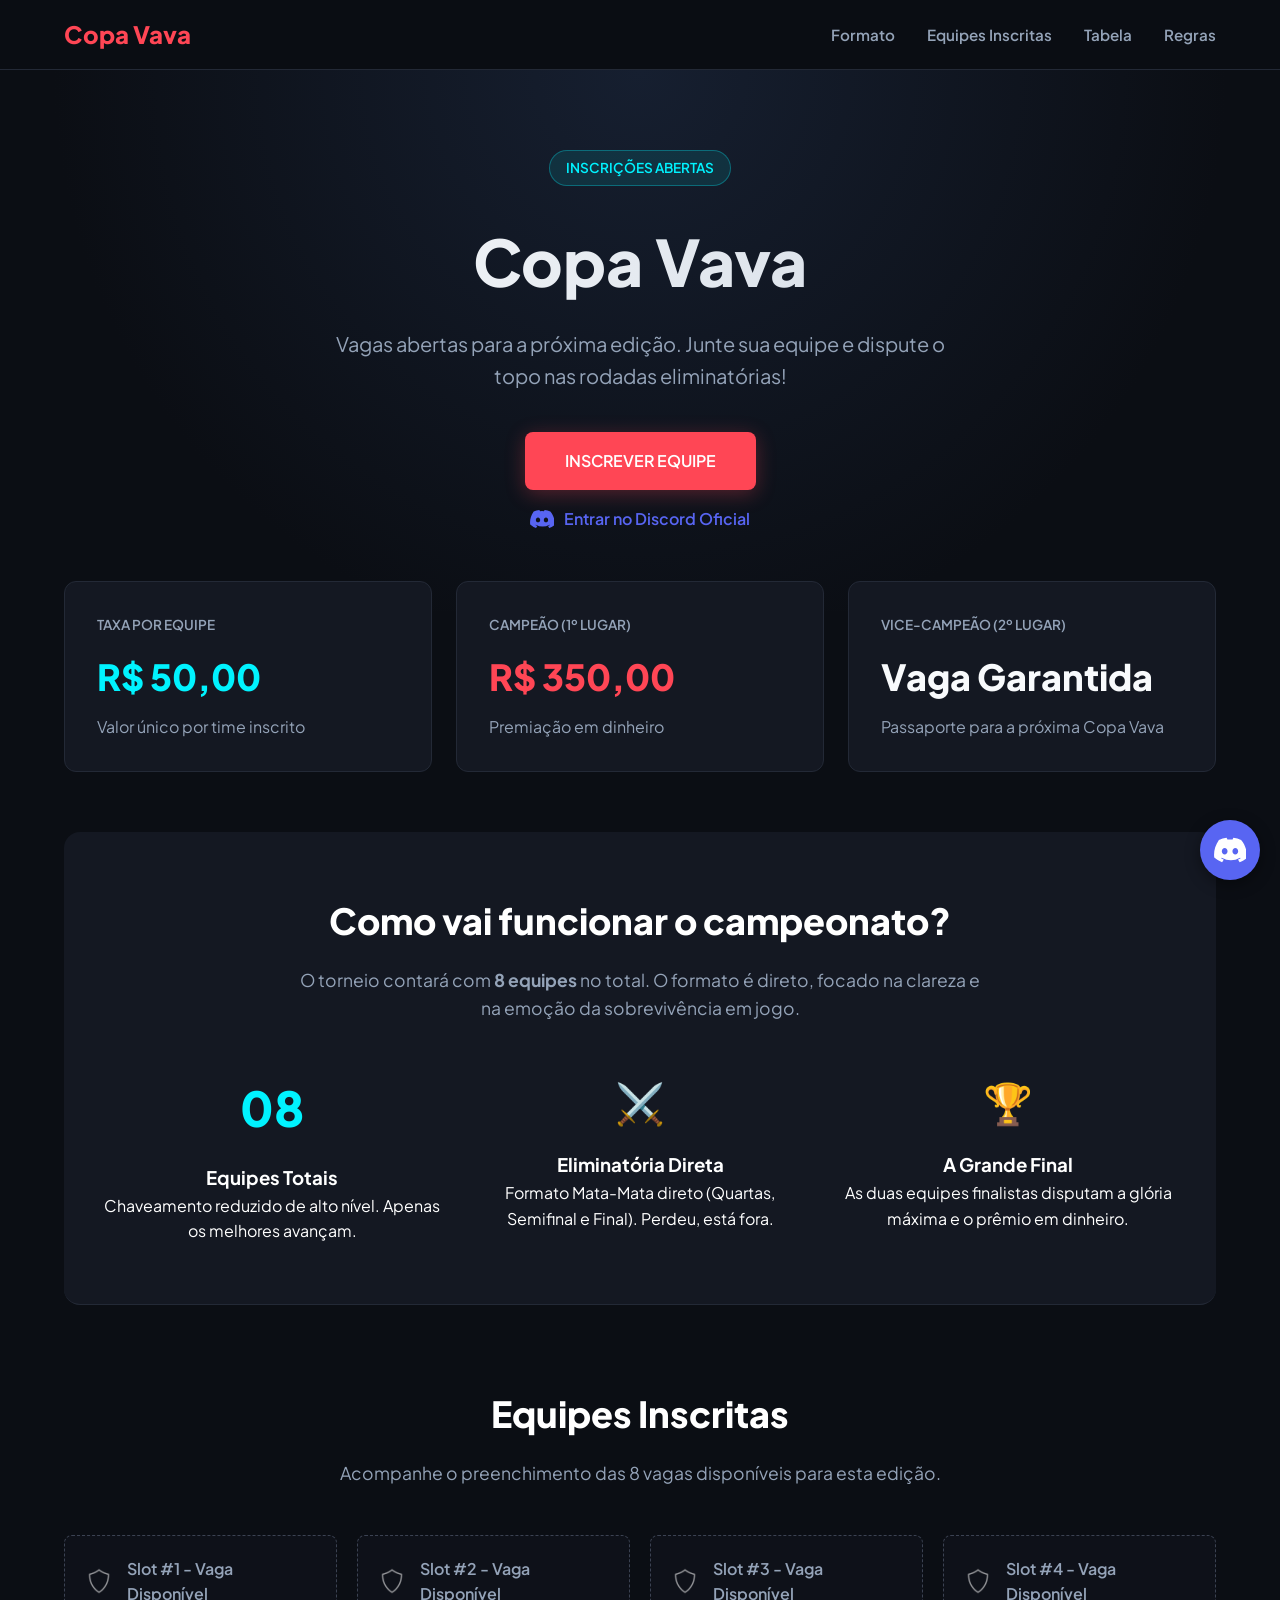
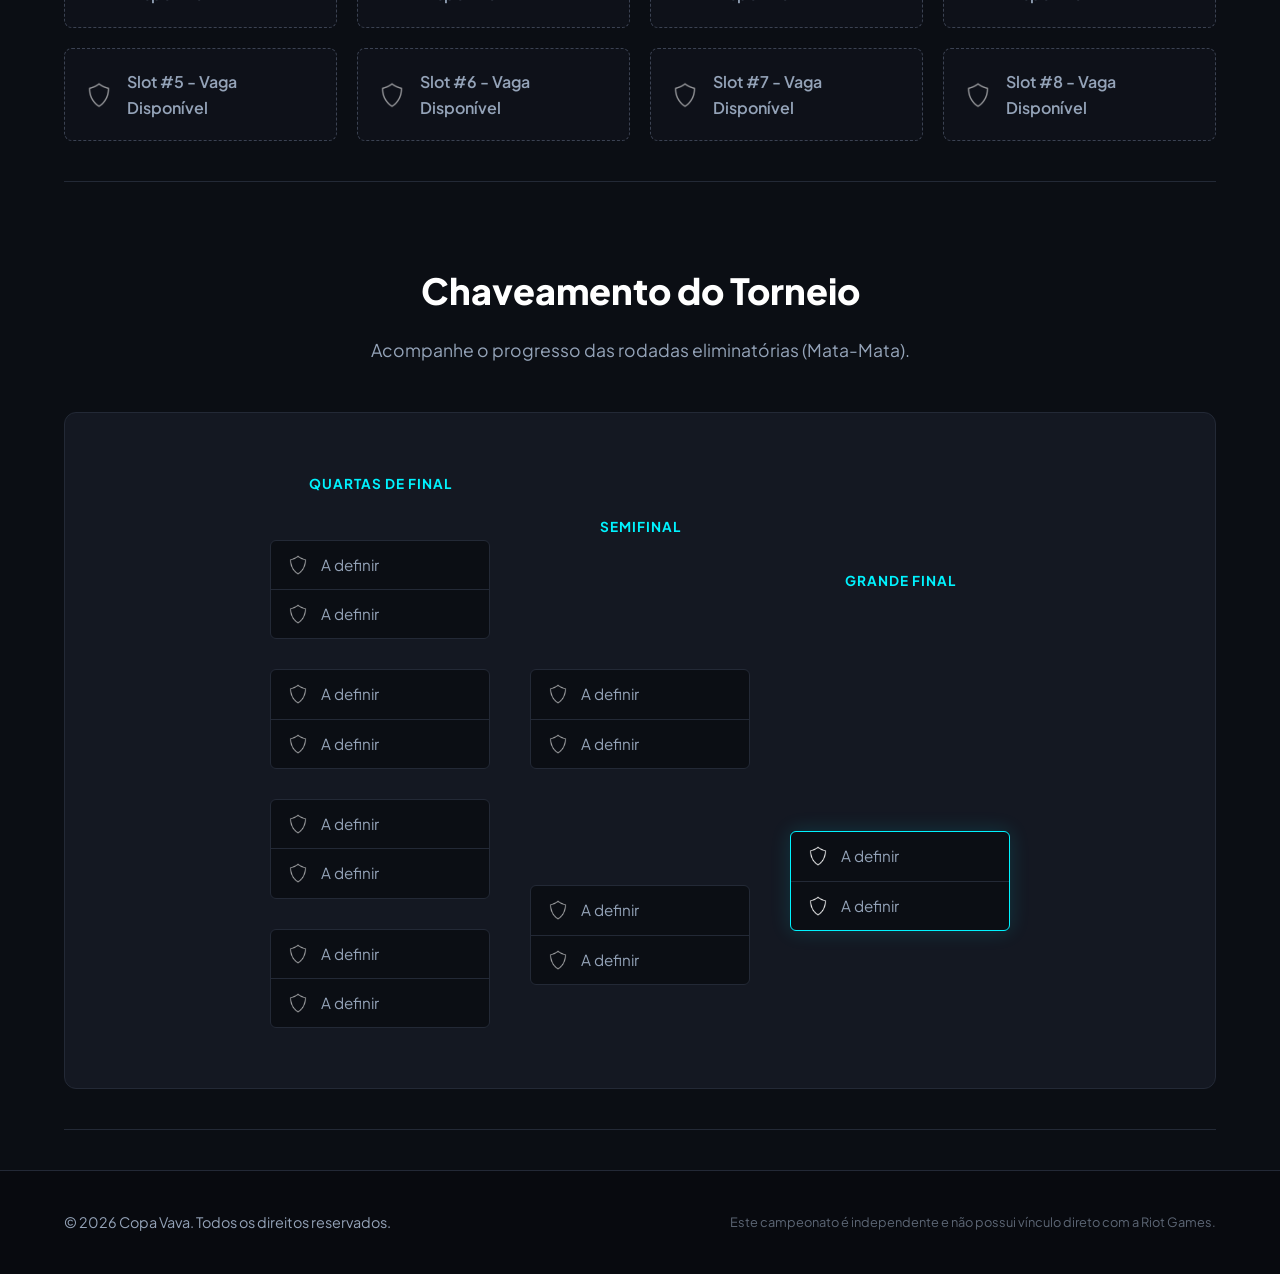
<file: index.html>
<!DOCTYPE html>
<html lang="pt-BR">
<head>
    <meta charset="UTF-8">
    <meta name="viewport" content="width=device-width, initial-scale=1.0">
    <title>Copa Vava - Torneio de Valorant</title>
    <link rel="stylesheet" href="style.css">
    <link href="https://fonts.googleapis.com/css2?family=Plus+Jakarta+Sans:wght@400;600;800&display=swap" rel="stylesheet">
</head>
<body>

    <div id="header-container"></div>

    <header class="hero">
        <div class="container hero-container">
            <div class="status-badge">Inscrições Abertas</div>
            <h1>Copa Vava</h1>
            <p class="hero-subtitle">Vagas abertas para a próxima edição. Junte sua equipe e dispute o topo nas rodadas eliminatórias!</p>
            
            <div style="display: flex; flex-direction: column; align-items: center; gap: 16px; margin-top: 20px;">
                <a href="https://mpago.li/2KQiRix" target="_blank" class="btn-primary">INSCREVER EQUIPE</a>
                
                <a href="https://discord.gg/8nB6dkGdRN" target="_blank" style="display: flex; align-items: center; gap: 10px; color: #5865F2; text-decoration: none; font-weight: 600; font-size: 1rem; transition: opacity 0.2s;" onmouseover="this.style.opacity=0.8" onmouseout="this.style.opacity=1">
                    <svg width="24" height="24" viewBox="0 0 127.14 96.36" fill="#5865F2" xmlns="http://www.w3.org/2000/svg">
                        <path d="M107.7,8.07A105.15,105.15,0,0,0,77.26,0a77.19,77.19,0,0,0-3.3,6.83A96.67,96.67,0,0,0,53.22,6.83,77.19,77.19,0,0,0,49.88,0,105.15,105.15,0,0,0,19.44,8.07C3.66,31.58-1.86,54.65,1,77.53A105.73,105.73,0,0,0,32,96.36a77.7,77.7,0,0,0,6.63-10.85,68.43,68.43,0,0,1-10.43-5c.87-.64,1.72-1.32,2.53-2a75.47,75.47,0,0,0,72.76,0c.81.7,1.66,1.38,2.53,2a68.43,68.43,0,0,1-10.43,5,77.7,77.7,0,0,0,6.63,10.85,105.73,105.73,0,0,0,31-18.83C129.86,48.86,123.82,26,107.7,8.07ZM42.45,65.69C36.18,65.69,31,60,31,53S36.18,40.36,42.45,40.36,53.83,46,53.83,53,48.72,65.69,42.45,65.69Zm42.24,0C78.41,65.69,73.24,60,73.24,53S78.41,40.36,84.69,40.36,96.07,46,96.07,53,91,65.69,84.69,65.69Z"/>
                    </svg>
                    Entrar no Discord Oficial
                </a>
            </div>
        </div>
    </header>

    <main class="container">
        <section class="grid-info">
            <div class="info-card highlight-cyan">
                <span class="card-label">Taxa por Equipe</span>
                <h2>R$ 50,00</h2>
                <p>Valor único por time inscrito</p>
            </div>

            <div class="info-card highlight-red">
                <span class="card-label">Campeão (1º Lugar)</span>
                <h2>R$ 350,00</h2>
                <p>Premiação em dinheiro</p>
            </div>

            <div class="info-card highlight-gray">
                <span class="card-label">Vice-Campeão (2º Lugar)</span>
                <h2>Vaga Garantida</h2>
                <p>Passaporte para a próxima Copa Vava</p>
            </div>
        </section>

        <section id="formato" class="section-padding format-section">
            <div class="section-header">
                <h2>Como vai funcionar o campeonato?</h2>
                <p>O torneio contará com <strong>8 equipes</strong> no total. O formato é direto, focado na clareza e na emoção da sobrevivência em jogo.</p>
            </div>

            <div class="steps-container">
                <div class="step-card">
                    <div class="step-number">08</div>
                    <h3>Equipes Totais</h3>
                    <p>Chaveamento reduzido de alto nível. Apenas os melhores avançam.</p>
                </div>

                <div class="step-card">
                    <div class="step-icon">⚔️</div>
                    <h3>Eliminatória Direta</h3>
                    <p>Formato Mata-Mata direto (Quartas, Semifinal e Final). Perdeu, está fora.</p>
                </div>

                <div class="step-card">
                    <div class="step-icon">🏆</div>
                    <h3>A Grande Final</h3>
                    <p>As duas equipes finalistas disputam a glória máxima e o prêmio em dinheiro.</p>
                </div>
            </div>
        </section>

        <section id="equipes" class="section-padding">
            <div class="section-header">
                <h2>Equipes Inscritas</h2>
                <p>Acompanhe o preenchimento das 8 vagas disponíveis para esta edição.</p>
            </div>
            
            <div class="teams-grid">
                <div class="team-slot empty-slot">
                    <img src="LOGO MOLDE.png" class="team-logo" alt="Escudo do Time">
                    <span>Slot #1 - Vaga Disponível</span>
                </div>
                <div class="team-slot empty-slot">
                    <img src="LOGO MOLDE.png" class="team-logo" alt="Escudo do Time">
                    <span>Slot #2 - Vaga Disponível</span>
                </div>
                <div class="team-slot empty-slot">
                    <img src="LOGO MOLDE.png" class="team-logo" alt="Escudo do Time">
                    <span>Slot #3 - Vaga Disponível</span>
                </div>
                <div class="team-slot empty-slot">
                    <img src="LOGO MOLDE.png" class="team-logo" alt="Escudo do Time">
                    <span>Slot #4 - Vaga Disponível</span>
                </div>
                <div class="team-slot empty-slot">
                    <img src="LOGO MOLDE.png" class="team-logo" alt="Escudo do Time">
                    <span>Slot #5 - Vaga Disponível</span>
                </div>
                <div class="team-slot empty-slot">
                    <img src="LOGO MOLDE.png" class="team-logo" alt="Escudo do Time">
                    <span>Slot #6 - Vaga Disponível</span>
                </div>
                <div class="team-slot empty-slot">
                    <img src="LOGO MOLDE.png" class="team-logo" alt="Escudo do Time">
                    <span>Slot #7 - Vaga Disponível</span>
                </div>
                <div class="team-slot empty-slot">
                    <img src="LOGO MOLDE.png" class="team-logo" alt="Escudo do Time">
                    <span>Slot #8 - Vaga Disponível</span>
                </div>
            </div>
        </section>

        <section id="tabela" class="section-padding">
            <div class="section-header">
                <h2>Chaveamento do Torneio</h2>
                <p>Acompanhe o progresso das rodadas eliminatórias (Mata-Mata).</p>
            </div>
            
            <div class="bracket-container">
                <div class="bracket-round">
                    <h4>Quartas de Final</h4>
                    <div class="matchup">
                        <div class="match-team">
                            <img src="LOGO MOLDE.png" class="team-logo" alt="Escudo do Time">
                            <span>A definir</span>
                        </div>
                        <div class="match-team">
                            <img src="LOGO MOLDE.png" class="team-logo" alt="Escudo do Time">
                            <span>A definir</span>
                        </div>
                    </div>
                    <div class="matchup">
                        <div class="match-team">
                            <img src="LOGO MOLDE.png" class="team-logo" alt="Escudo do Time">
                            <span>A definir</span>
                        </div>
                        <div class="match-team">
                            <img src="LOGO MOLDE.png" class="team-logo" alt="Escudo do Time">
                            <span>A definir</span>
                        </div>
                    </div>
                    <div class="matchup">
                        <div class="match-team">
                            <img src="LOGO MOLDE.png" class="team-logo" alt="Escudo do Time">
                            <span>A definir</span>
                        </div>
                        <div class="match-team">
                            <img src="LOGO MOLDE.png" class="team-logo" alt="Escudo do Time">
                            <span>A definir</span>
                        </div>
                    </div>
                    <div class="matchup">
                        <div class="match-team">
                            <img src="LOGO MOLDE.png" class="team-logo" alt="Escudo do Time">
                            <span>A definir</span>
                        </div>
                        <div class="match-team">
                            <img src="LOGO MOLDE.png" class="team-logo" alt="Escudo do Time">
                            <span>A definir</span>
                        </div>
                    </div>
                </div>

                <div class="bracket-round">
                    <h4>Semifinal</h4>
                    <div class="matchup">
                        <div class="match-team">
                            <img src="LOGO MOLDE.png" class="team-logo" alt="Escudo do Time">
                            <span>A definir</span>
                        </div>
                        <div class="match-team">
                            <img src="LOGO MOLDE.png" class="team-logo" alt="Escudo do Time">
                            <span>A definir</span>
                        </div>
                    </div>
                    <div class="matchup">
                        <div class="match-team">
                            <img src="LOGO MOLDE.png" class="team-logo" alt="Escudo do Time">
                            <span>A definir</span>
                        </div>
                        <div class="match-team">
                            <img src="LOGO MOLDE.png" class="team-logo" alt="Escudo do Time">
                            <span>A definir</span>
                        </div>
                    </div>
                </div>

                <div class="bracket-round">
                    <h4>Grande Final</h4>
                    <div class="matchup final-match">
                        <div class="match-team">
                            <img src="LOGO MOLDE.png" class="team-logo" alt="Escudo do Time">
                            <span>A definir</span>
                        </div>
                        <div class="match-team">
                            <img src="LOGO MOLDE.png" class="team-logo" alt="Escudo do Time">
                            <span>A definir</span>
                        </div>
                    </div>
                </div>
            </div>
        </section>
    </main>

    <footer>
        <div class="container footer-content">
            <p>&copy; 2026 Copa Vava. Todos os direitos reservados.</p>
            <p class="disclaimer">Este campeonato é independente e não possui vínculo direto com a Riot Games.</p>
        </div>
    </footer>

    <script>
        fetch('header.html')
            .then(response => response.text())
            .then(data => {
                document.getElementById('header-container').innerHTML = data;
            })
            .catch(error => console.error('Erro ao carregar o cabeçalho:', error));
    </script>

    <a href="https://discord.gg/8nB6dkGdRN" target="_blank" title="Entrar no Discord Oficial" style="position: fixed; bottom: 20px; right: 20px; width: 60px; height: 60px; background-color: #5865F2; border-radius: 50%; display: flex; align-items: center; justify-content: center; box-shadow: 0 4px 15px rgba(0,0,0,0.4); z-index: 9999; transition: transform 0.2s, background-color: 0.2s;" onmouseover="this.style.transform='scale(1.1)'; this.style.backgroundColor='#4752C4'" onmouseout="this.style.transform='scale(1)'; this.style.backgroundColor='#5865F2'">
        <svg width="32" height="32" viewBox="0 0 127.14 96.36" fill="#fff" xmlns="http://www.w3.org/2000/svg">
            <path d="M107.7,8.07A105.15,105.15,0,0,0,77.26,0a77.19,77.19,0,0,0-3.3,6.83A96.67,96.67,0,0,0,53.22,6.83,77.19,77.19,0,0,0,49.88,0,105.15,105.15,0,0,0,19.44,8.07C3.66,31.58-1.86,54.65,1,77.53A105.73,105.73,0,0,0,32,96.36a77.7,77.7,0,0,0,6.63-10.85,68.43,68.43,0,0,1-10.43-5c.87-.64,1.72-1.32,2.53-2a75.47,75.47,0,0,0,72.76,0c.81.7,1.66,1.38,2.53,2a68.43,68.43,0,0,1-10.43,5,77.7,77.7,0,0,0,6.63,10.85,105.73,105.73,0,0,0,31-18.83C129.86,48.86,123.82,26,107.7,8.07ZM42.45,65.69C36.18,65.69,31,60,31,53S36.18,40.36,42.45,40.36,53.83,46,53.83,53,48.72,65.69,42.45,65.69Zm42.24,0C78.41,65.69,73.24,60,73.24,53S78.41,40.36,84.69,40.36,96.07,46,96.07,53,91,65.69,84.69,65.69Z"/>
        </svg>
    </a>

</body>
</html>
</file>
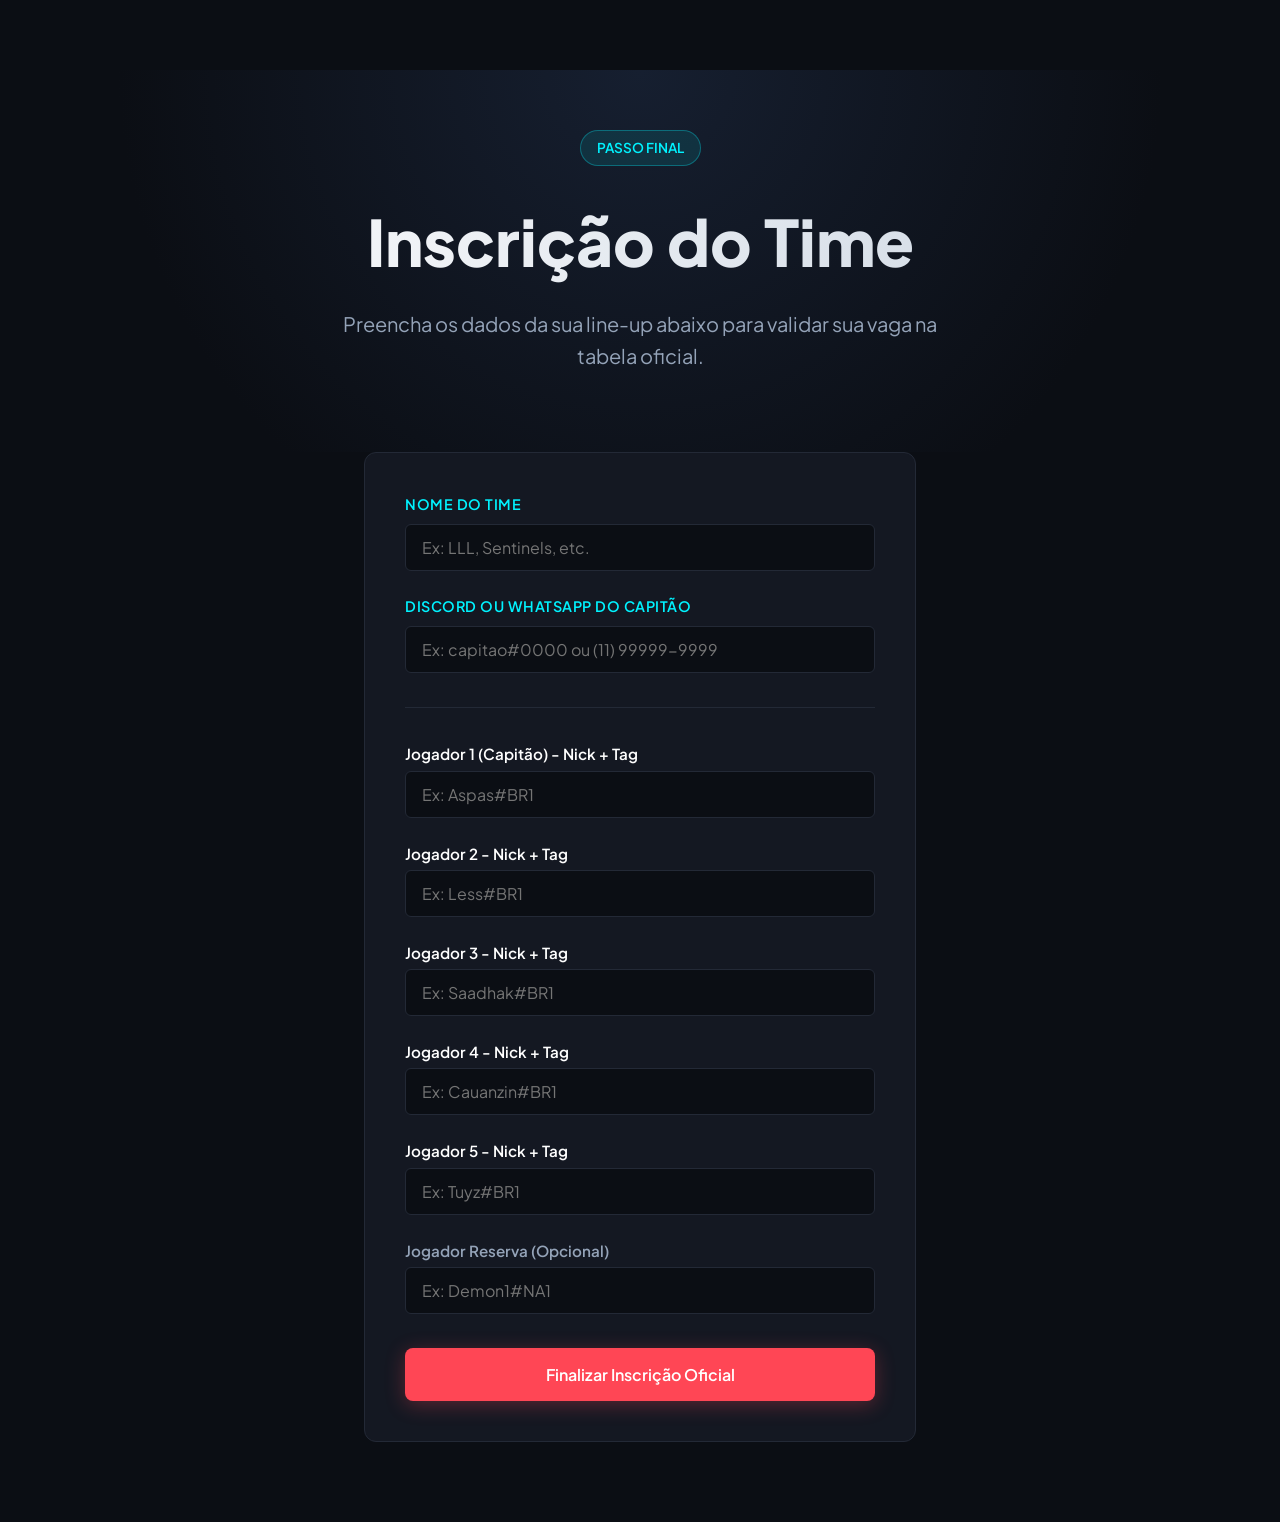
<file: inscricao.html>
<!DOCTYPE html>
<html lang="pt-BR">
<head>
    <meta charset="UTF-8">
    <meta name="viewport" content="width=device-width, initial-scale=1.0">
    <title>Inscrição - Copa VaVa</title>
    <link rel="stylesheet" href="style.css">
    <link href="https://fonts.googleapis.com/css2?family=Plus+Jakarta+Sans:wght@400;600;800&display=swap" rel="stylesheet">
</head>
<body>

    <div id="header-container"></div>

    <header class="hero" style="padding: 60px 0 40px 0;">
        <div class="container">
            <div class="status-badge">Passo Final</div>
            <h1>Inscrição do Time</h1>
            <p class="hero-subtitle">Preencha os dados da sua line-up abaixo para validar sua vaga na tabela oficial.</p>
        </div>
    </header>

    <main class="container" style="max-width: 600px; margin-bottom: 80px;">
        
        <form action="https://formspree.io/f/mrewkkab" method="POST" style="background-color: var(--bg-surface); padding: 40px; border-radius: 12px; border: 1px solid var(--border-color); display: flex; flex-direction: column; gap: 24px;">
            
            <div>
                <label style="display: block; font-weight: 600; margin-bottom: 8px; color: var(--brand-cyan); font-size: 0.9rem; text-transform: uppercase; letter-spacing: 0.5px;">Nome do Time</label>
                <input type="text" name="nome_do_time" required placeholder="Ex: LLL, Sentinels, etc." style="width: 100%; padding: 12px 16px; background-color: var(--bg-main); border: 1px solid var(--border-color); border-radius: 6px; color: var(--text-primary); font-size: 1rem; outline: none; box-sizing: border-box;">
            </div>

            <div>
                <label style="display: block; font-weight: 600; margin-bottom: 8px; color: var(--brand-cyan); font-size: 0.9rem; text-transform: uppercase; letter-spacing: 0.5px;">Discord ou WhatsApp do Capitão</label>
                <input type="text" name="contato_capitao" required placeholder="Ex: capitao#0000 ou (11) 99999-9999" style="width: 100%; padding: 12px 16px; background-color: var(--bg-main); border: 1px solid var(--border-color); border-radius: 6px; color: var(--text-primary); font-size: 1rem; outline: none; box-sizing: border-box;">
            </div>

            <div style="border-top: 1px solid var(--border-color); margin: 10px 0;"></div>

            <div>
                <label style="display: block; font-weight: 600; margin-bottom: 4px; color: #fff; font-size: 0.95rem;">Jogador 1 (Capitão) - Nick + Tag</label>
                <input type="text" name="jogador_1" required placeholder="Ex: Aspas#BR1" style="width: 100%; padding: 12px 16px; background-color: var(--bg-main); border: 1px solid var(--border-color); border-radius: 6px; color: var(--text-primary); font-size: 1rem; outline: none; box-sizing: border-box;">
            </div>

            <div>
                <label style="display: block; font-weight: 600; margin-bottom: 4px; color: #fff; font-size: 0.95rem;">Jogador 2 - Nick + Tag</label>
                <input type="text" name="jogador_2" required placeholder="Ex: Less#BR1" style="width: 100%; padding: 12px 16px; background-color: var(--bg-main); border: 1px solid var(--border-color); border-radius: 6px; color: var(--text-primary); font-size: 1rem; outline: none; box-sizing: border-box;">
            </div>

            <div>
                <label style="display: block; font-weight: 600; margin-bottom: 4px; color: #fff; font-size: 0.95rem;">Jogador 3 - Nick + Tag</label>
                <input type="text" name="jogador_3" required placeholder="Ex: Saadhak#BR1" style="width: 100%; padding: 12px 16px; background-color: var(--bg-main); border: 1px solid var(--border-color); border-radius: 6px; color: var(--text-primary); font-size: 1rem; outline: none; box-sizing: border-box;">
            </div>

            <div>
                <label style="display: block; font-weight: 600; margin-bottom: 4px; color: #fff; font-size: 0.95rem;">Jogador 4 - Nick + Tag</label>
                <input type="text" name="jogador_4" required placeholder="Ex: Cauanzin#BR1" style="width: 100%; padding: 12px 16px; background-color: var(--bg-main); border: 1px solid var(--border-color); border-radius: 6px; color: var(--text-primary); font-size: 1rem; outline: none; box-sizing: border-box;">
            </div>

            <div>
                <label style="display: block; font-weight: 600; margin-bottom: 4px; color: #fff; font-size: 0.95rem;">Jogador 5 - Nick + Tag</label>
                <input type="text" name="jogador_5" required placeholder="Ex: Tuyz#BR1" style="width: 100%; padding: 12px 16px; background-color: var(--bg-main); border: 1px solid var(--border-color); border-radius: 6px; color: var(--text-primary); font-size: 1rem; outline: none; box-sizing: border-box;">
            </div>

            <div>
                <label style="display: block; font-weight: 600; margin-bottom: 4px; color: var(--text-secondary); font-size: 0.95rem;">Jogador Reserva (Opcional)</label>
                <input type="text" name="jogador_reserva" placeholder="Ex: Demon1#NA1" style="width: 100%; padding: 12px 16px; background-color: var(--bg-main); border: 1px solid var(--border-color); border-radius: 6px; color: var(--text-primary); font-size: 1rem; outline: none; box-sizing: border-box;">
            </div>

            <button type="submit" class="btn-primary" style="border: none; width: 100%; cursor: pointer; font-size: 1rem; margin-top: 10px;">Finalizar Inscrição Oficial</button>
        </form>
</file>
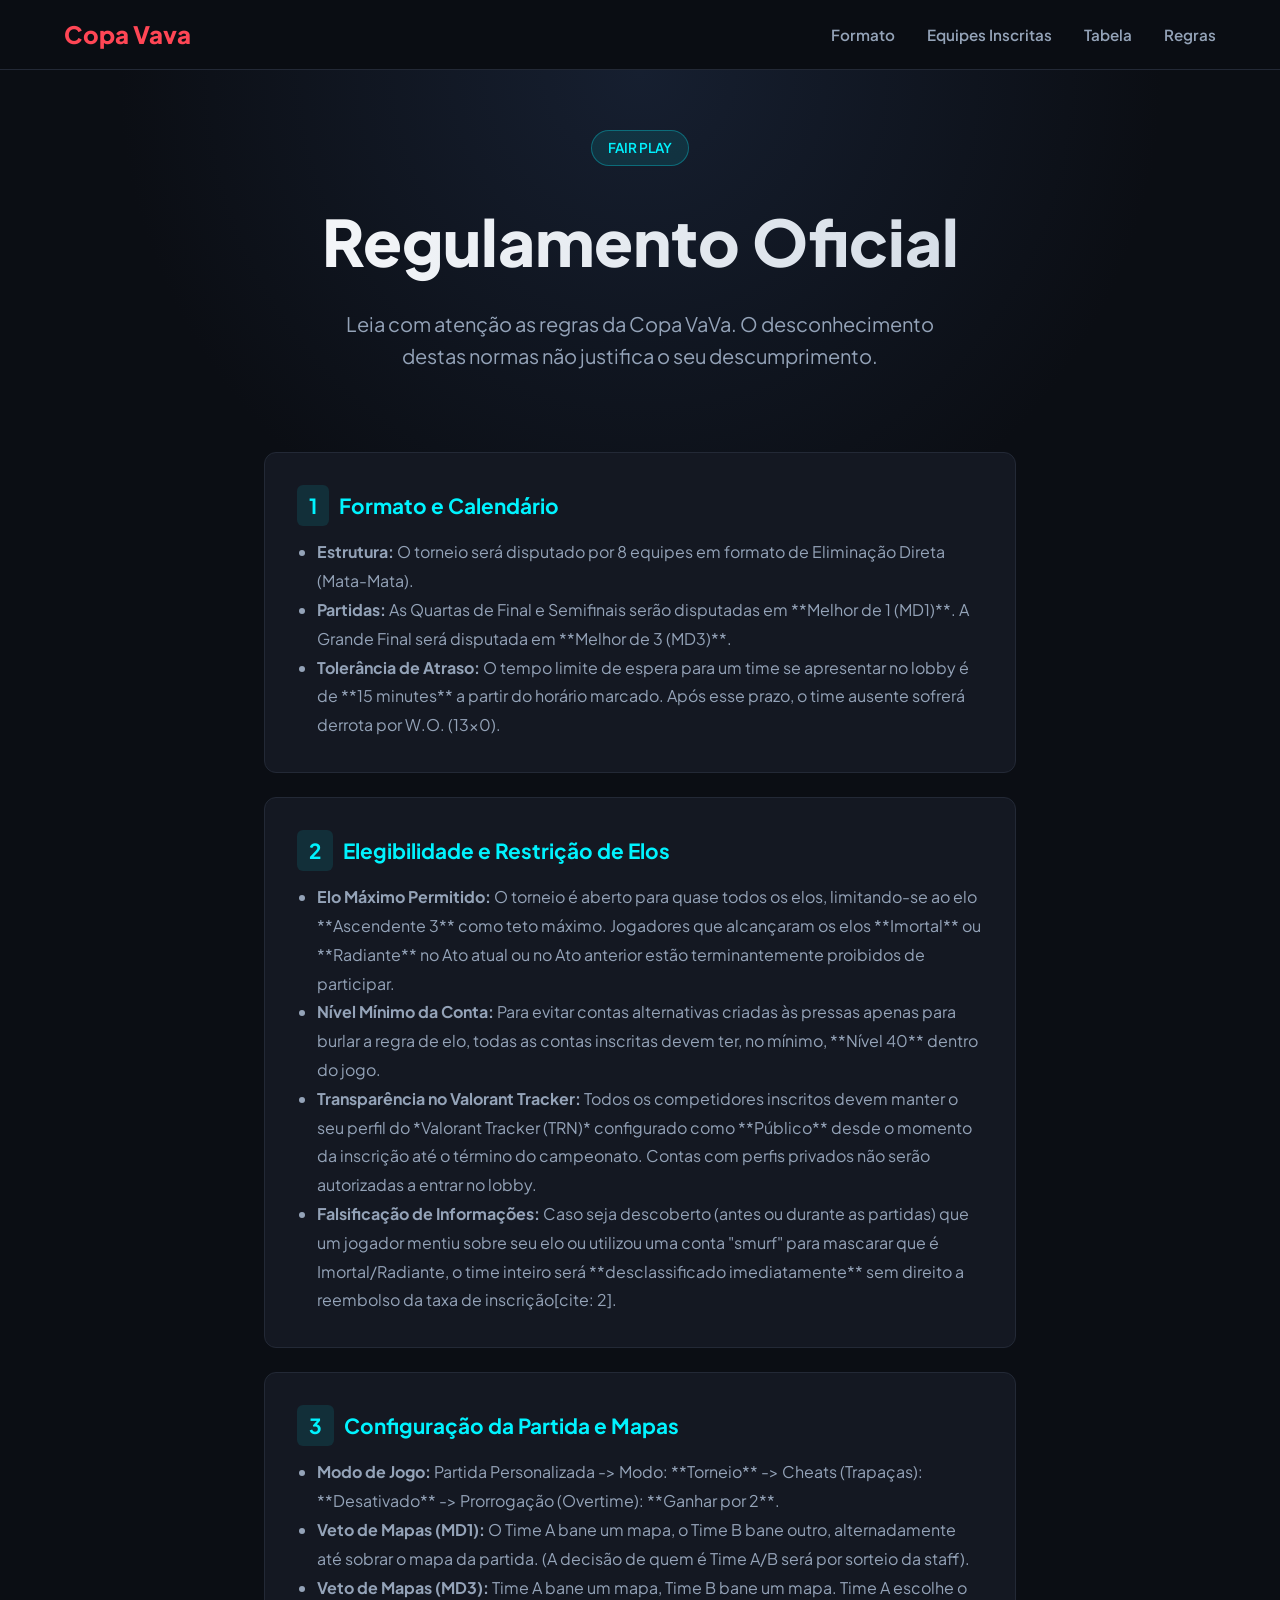
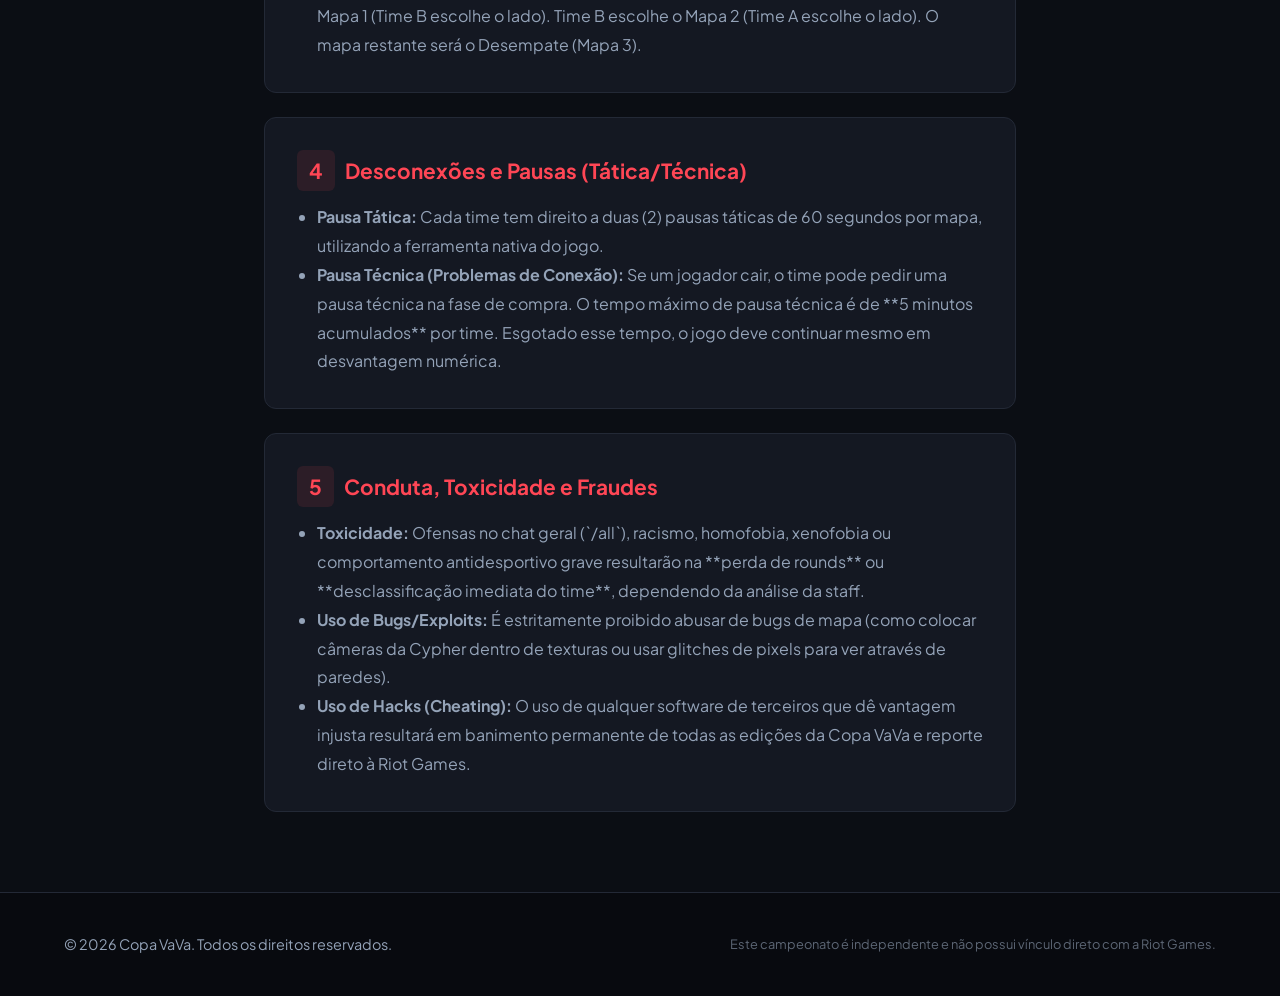
<file: regras.html>
<!DOCTYPE html>
<html lang="pt-BR">
<head>
    <meta charset="UTF-8">
    <meta name="viewport" content="width=device-width, initial-scale=1.0">
    <title>Regulamento Oficial - Copa VaVa</title>
    <link rel="stylesheet" href="style.css">
    <link href="https://fonts.googleapis.com/css2?family=Plus+Jakarta+Sans:wght@400;600;800&display=swap" rel="stylesheet">
</head>
<body>

    <div id="header-container"></div>

    <header class="hero" style="padding: 60px 0 40px 0;">
        <div class="container">
            <div class="status-badge">Fair Play</div>
            <h1>Regulamento Oficial</h1>
            <p class="hero-subtitle">Leia com atenção as regras da Copa VaVa. O desconhecimento destas normas não justifica o seu descumprimento.</p>
        </div>
    </header>

    <main class="container" style="max-width: 800px; margin-bottom: 80px;">
        
        <section style="background-color: var(--bg-surface); padding: 32px; border-radius: 12px; border: 1px solid var(--border-color); margin-bottom: 24px;">
            <h3 style="color: var(--brand-cyan); font-size: 1.3rem; margin-bottom: 12px; display: flex; align-items: center; gap: 10px;">
                <span style="background: rgba(0, 243, 255, 0.1); padding: 4px 12px; border-radius: 6px;">1</span> 
                Formato e Calendário
            </h3>
            <ul style="padding-left: 20px; color: var(--text-secondary); line-height: 1.8;">
                <li><strong>Estrutura:</strong> O torneio será disputado por 8 equipes em formato de Eliminação Direta (Mata-Mata).</li>
                <li><strong>Partidas:</strong> As Quartas de Final e Semifinais serão disputadas em **Melhor de 1 (MD1)**. A Grande Final será disputada em **Melhor de 3 (MD3)**.</li>
                <li><strong>Tolerância de Atraso:</strong> O tempo limite de espera para um time se apresentar no lobby é de **15 minutes** a partir do horário marcado. Após esse prazo, o time ausente sofrerá derrota por W.O. (13x0).</li>
            </ul>
        </section>
        
        <!-- REGRA 2: ELEGIBILIDADE E RESTRIÇÃO DE ELOS -->
        <section style="background-color: var(--bg-surface); padding: 32px; border-radius: 12px; border: 1px solid var(--border-color); margin-bottom: 24px;">
            <h3 style="color: var(--brand-cyan); font-size: 1.3rem; margin-bottom: 12px; display: flex; align-items: center; gap: 10px;">
                <span style="background: rgba(0, 243, 255, 0.1); padding: 4px 12px; border-radius: 6px;">2</span> 
                Elegibilidade e Restrição de Elos
            </h3>
            <ul style="padding-left: 20px; color: var(--text-secondary); line-height: 1.8;">
                <li><strong>Elo Máximo Permitido:</strong> O torneio é aberto para quase todos os elos, limitando-se ao elo **Ascendente 3** como teto máximo. Jogadores que alcançaram os elos **Imortal** ou **Radiante** no Ato atual ou no Ato anterior estão terminantemente proibidos de participar.</li>
                <li><strong>Nível Mínimo da Conta:</strong> Para evitar contas alternativas criadas às pressas apenas para burlar a regra de elo, todas as contas inscritas devem ter, no mínimo, **Nível 40** dentro do jogo.</li>
                <li><strong>Transparência no Valorant Tracker:</strong> Todos os competidores inscritos devem manter o seu perfil do *Valorant Tracker (TRN)* configurado como **Público** desde o momento da inscrição até o término do campeonato. Contas com perfis privados não serão autorizadas a entrar no lobby.</li>
                <li><strong>Falsificação de Informações:</strong> Caso seja descoberto (antes ou durante as partidas) que um jogador mentiu sobre seu elo ou utilizou uma conta "smurf" para mascarar que é Imortal/Radiante, o time inteiro será **desclassificado imediatamente** sem direito a reembolso da taxa de inscrição[cite: 2].</li>
            </ul>
        </section>

        <section style="background-color: var(--bg-surface); padding: 32px; border-radius: 12px; border: 1px solid var(--border-color); margin-bottom: 24px;">
            <h3 style="color: var(--brand-cyan); font-size: 1.3rem; margin-bottom: 12px; display: flex; align-items: center; gap: 10px;">
                <span style="background: rgba(0, 243, 255, 0.1); padding: 4px 12px; border-radius: 6px;">3</span> 
                Configuração da Partida e Mapas
            </h3>
            <ul style="padding-left: 20px; color: var(--text-secondary); line-height: 1.8;">
                <li><strong>Modo de Jogo:</strong> Partida Personalizada -> Modo: **Torneio** -> Cheats (Trapaças): **Desativado** -> Prorrogação (Overtime): **Ganhar por 2**.</li>
                <li><strong>Veto de Mapas (MD1):</strong> O Time A bane um mapa, o Time B bane outro, alternadamente até sobrar o mapa da partida. (A decisão de quem é Time A/B será por sorteio da staff).</li>
                <li><strong>Veto de Mapas (MD3):</strong> Time A bane um mapa, Time B bane um mapa. Time A escolhe o Mapa 1 (Time B escolhe o lado). Time B escolhe o Mapa 2 (Time A escolhe o lado). O mapa restante será o Desempate (Mapa 3).</li>
            </ul>
        </section>

        <section style="background-color: var(--bg-surface); padding: 32px; border-radius: 12px; border: 1px solid var(--border-color); margin-bottom: 24px;">
            <h3 style="color: var(--brand-red); font-size: 1.3rem; margin-bottom: 12px; display: flex; align-items: center; gap: 10px;">
                <span style="background: rgba(255, 70, 85, 0.1); padding: 4px 12px; border-radius: 6px;">4</span> 
                Desconexões e Pausas (Tática/Técnica)
            </h3>
            <ul style="padding-left: 20px; color: var(--text-secondary); line-height: 1.8;">
                <li><strong>Pausa Tática:</strong> Cada time tem direito a duas (2) pausas táticas de 60 segundos por mapa, utilizando a ferramenta nativa do jogo.</li>
                <li><strong>Pausa Técnica (Problemas de Conexão):</strong> Se um jogador cair, o time pode pedir uma pausa técnica na fase de compra. O tempo máximo de pausa técnica é de **5 minutos acumulados** por time. Esgotado esse tempo, o jogo deve continuar mesmo em desvantagem numérica.</li>
            </ul>
        </section>

        <section style="background-color: var(--bg-surface); padding: 32px; border-radius: 12px; border: 1px solid var(--border-color); margin-bottom: 24px;">
            <h3 style="color: var(--brand-red); font-size: 1.3rem; margin-bottom: 12px; display: flex; align-items: center; gap: 10px;">
                <span style="background: rgba(255, 70, 85, 0.1); padding: 4px 12px; border-radius: 6px;">5</span> 
                Conduta, Toxicidade e Fraudes
            </h3>
            <ul style="padding-left: 20px; color: var(--text-secondary); line-height: 1.8;">
                <li><strong>Toxicidade:</strong> Ofensas no chat geral (`/all`), racismo, homofobia, xenofobia ou comportamento antidesportivo grave resultarão na **perda de rounds** ou **desclassificação imediata do time**, dependendo da análise da staff.</li>
                <li><strong>Uso de Bugs/Exploits:</strong> É estritamente proibido abusar de bugs de mapa (como colocar câmeras da Cypher dentro de texturas ou usar glitches de pixels para ver através de paredes).</li>
                <li><strong>Uso de Hacks (Cheating):</strong> O uso de qualquer software de terceiros que dê vantagem injusta resultará em banimento permanente de todas as edições da Copa VaVa e reporte direto à Riot Games.</li>
            </ul>
        </section>

    </main>

    <footer>
        <div class="container footer-content">
            <p>&copy; 2026 Copa VaVa. Todos os direitos reservados.</p>
            <p class="disclaimer">Este campeonato é independente e não possui vínculo direto com a Riot Games.</p>
        </div>
    </footer>

    <script>
        fetch('header.html')
            .then(response => response.text())
            .then(data => {
                document.getElementById('header-container').innerHTML = data;
            })
            .catch(error => console.error('Erro ao carregar o cabeçalho:', error));
    </script>

</body>
</html>
</file>
<file: style.css>
/* Reset e Variáveis */
* {
    margin: 0;
    padding: 0;
    box-sizing: border-box;
    font-family: 'Plus Jakarta Sans', sans-serif;
}

:root {
    --bg-main: #0b0e14;
    --bg-surface: #141822;
    --brand-red: #ff4655;
    --brand-cyan: #00f3ff;
    --text-primary: #ffffff;
    --text-secondary: #94a3b8;
    --border-color: #232936;
}

html {
    scroll-behavior: smooth;
}

body {
    background-color: var(--bg-main);
    color: var(--text-primary);
    line-height: 1.6;
    padding-top: 70px;
}

.container {
    max-width: 1200px;
    margin: 0 auto;
    padding: 0 24px;
}

/* ESTILIZAÇÃO DA LOGO DOS TIMES (MOLDE LOCAL) */
.team-logo {
    width: 28px;
    height: 28px;
    object-fit: contain; /* Impede a imagem de amassar ou distorcer */
    opacity: 0.6; /* Deixa o molde levemente translúcido por padrão */
    flex-shrink: 0;
}

/* BARRA DE NAVEGAÇÃO */
.navbar {
    position: fixed;
    top: 0;
    left: 0;
    width: 100%;
    height: 70px;
    background-color: rgba(11, 14, 20, 0.95);
    backdrop-filter: blur(8px);
    border-bottom: 1px solid var(--border-color);
    z-index: 1000;
}

.nav-container {
    max-width: 1200px;
    height: 100%;
    margin: 0 auto;
    display: flex;
    justify-content: space-between;
    align-items: center;
    padding: 0 24px;
}

.nav-logo {
    font-size: 1.5rem;
    font-weight: 800;
    color: var(--brand-red);
    text-decoration: none;
}

.nav-menu {
    display: flex;
    list-style: none;
    gap: 32px;
}

.nav-menu a {
    color: var(--text-secondary);
    text-decoration: none;
    font-weight: 600;
    font-size: 0.95rem;
    transition: color 0.2s;
}

.nav-menu a:hover {
    color: var(--brand-cyan);
}

/* Hero Section */
.hero {
    padding: 80px 0;
    text-align: center;
    background: radial-gradient(circle at top, #161f30 0%, var(--bg-main) 70%);
}

.status-badge {
    display: inline-block;
    background-color: rgba(0, 243, 255, 0.1);
    color: var(--brand-cyan);
    padding: 6px 16px;
    font-weight: 600;
    font-size: 0.85rem;
    border-radius: 30px;
    border: 1px solid rgba(0, 243, 255, 0.3);
    margin-bottom: 24px;
    text-transform: uppercase;
}

.hero h1 {
    font-size: 4rem;
    font-weight: 800;
    margin-bottom: 16px;
    background: linear-gradient(to right, #fff, #cbd5e1);
    -webkit-background-clip: text;
    -webkit-text-fill-color: transparent;
}

.hero-subtitle {
    font-size: 1.25rem;
    color: var(--text-secondary);
    max-width: 640px;
    margin: 0 auto 40px auto;
}

.btn-primary {
    display: inline-block;
    background-color: var(--brand-red);
    color: #fff;
    padding: 16px 40px;
    font-weight: 600;
    text-decoration: none;
    border-radius: 8px;
    box-shadow: 0 4px 20px rgba(255, 70, 85, 0.3);
    transition: transform 0.2s, background-color 0.2s;
}

.btn-primary:hover {
    background-color: #e03b49;
    transform: translateY(-2px);
}

/* Grid Info */
.grid-info {
    display: grid;
    grid-template-columns: repeat(auto-fit, minmax(300px, 1fr));
    gap: 24px;
    margin-top: -30px;
}

.info-card {
    background-color: var(--bg-surface);
    padding: 32px;
    border-radius: 12px;
    border: 1px solid var(--border-color);
}

.card-label {
    font-size: 0.85rem;
    font-weight: 600;
    text-transform: uppercase;
    color: var(--text-secondary);
    display: block;
    margin-bottom: 12px;
}

.info-card h2 {
    font-size: 2.25rem;
    font-weight: 800;
    margin-bottom: 8px;
}

.highlight-cyan h2 { color: var(--brand-cyan); }
.highlight-red h2 { color: var(--brand-red); }
.highlight-gray h2 { color: #f8fafc; }
.info-card p { color: var(--text-secondary); }

/* Seções estruturais */
.section-padding {
    padding: 80px 0 40px 0;
    border-bottom: 1px solid var(--border-color);
}

.section-header {
    text-align: center;
    max-width: 700px;
    margin: 0 auto 48px auto;
}

.section-header h2 {
    font-size: 2.25rem;
    font-weight: 800;
    margin-bottom: 16px;
}

.section-header p {
    color: var(--text-secondary);
    font-size: 1.1rem;
}

/* Formato */
.format-section {
    background-color: var(--bg-surface);
    border-radius: 16px;
    padding: 60px 40px;
    margin-top: 60px;
}

.steps-container {
    display: grid;
    grid-template-columns: repeat(auto-fit, minmax(250px, 1fr));
    gap: 32px;
}

.step-card {
    text-align: center;
}

.step-number {
    font-size: 3rem;
    font-weight: 800;
    color: var(--brand-cyan);
    margin-bottom: 16px;
}

.step-icon {
    font-size: 2.5rem;
    margin-bottom: 16px;
}

/* Grid de Equipes */
.teams-grid {
    display: grid;
    grid-template-columns: repeat(auto-fill, minmax(260px, 1fr));
    gap: 20px;
}

.team-slot {
    background-color: var(--bg-surface);
    border: 1px solid var(--border-color);
    padding: 20px;
    border-radius: 8px;
    font-weight: 600;
    display: flex;
    align-items: center;
    gap: 14px;
}

.team-slot.empty-slot {
    border-style: dashed;
    border-color: #3b4252;
    color: var(--text-secondary);
    background-color: rgba(20, 24, 34, 0.4);
}

/* Chaveamento Dinâmico */
.bracket-container {
    display: flex;
    gap: 40px;
    justify-content: center;
    background-color: var(--bg-surface);
    padding: 60px 40px;
    border-radius: 12px;
    border: 1px solid var(--border-color);
    flex-wrap: wrap;
}

.bracket-round {
    display: flex;
    flex-direction: column;
    justify-content: space-around;
    gap: 30px;
    min-width: 220px;
}

.bracket-round h4 {
    text-align: center;
    color: var(--brand-cyan);
    text-transform: uppercase;
    font-size: 0.85rem;
    letter-spacing: 1px;
    margin-bottom: 15px;
}

.matchup {
    background-color: var(--bg-main);
    border: 1px solid var(--border-color);
    border-radius: 6px;
    overflow: hidden;
}

.match-team {
    padding: 12px 16px;
    font-size: 0.95rem;
    color: var(--text-secondary);
    border-bottom: 1px solid var(--border-color);
    display: flex;
    align-items: center;
    gap: 12px;
}

/* Ajuste específico para a tabela (logos um pouco menores) */
.match-team .team-logo {
    width: 22px;
    height: 22px;
}

.match-team:last-child {
    border-bottom: none;
}

.final-match {
    border: 1px solid var(--brand-cyan);
    box-shadow: 0 0 20px rgba(0, 243, 255, 0.15);
}

/* Quando um time for definido na final, tiramos a opacidade baixa da logo */
.final-match .team-logo {
    opacity: 0.9;
}

/* Rodapé */
footer {
    border-top: 1px solid var(--border-color);
    padding: 40px 0;
    background-color: #080a0f;
    margin-top: 40px;
}

.footer-content {
    display: flex;
    justify-content: space-between;
    align-items: center;
    flex-wrap: wrap;
    gap: 16px;
    font-size: 0.9rem;
    color: var(--text-secondary);
}

.disclaimer {
    font-size: 0.8rem;
    opacity: 0.6;
}

/* Responsividade */
@media (max-width: 768px) {
    .nav-menu { display: none; }
    .hero h1 { font-size: 2.75rem; }
    .bracket-container { flex-direction: column; gap: 40px; }
    .bracket-round { justify-content: flex-start; }
    .footer-content { flex-direction: column; text-align: center; }
}
</file>
